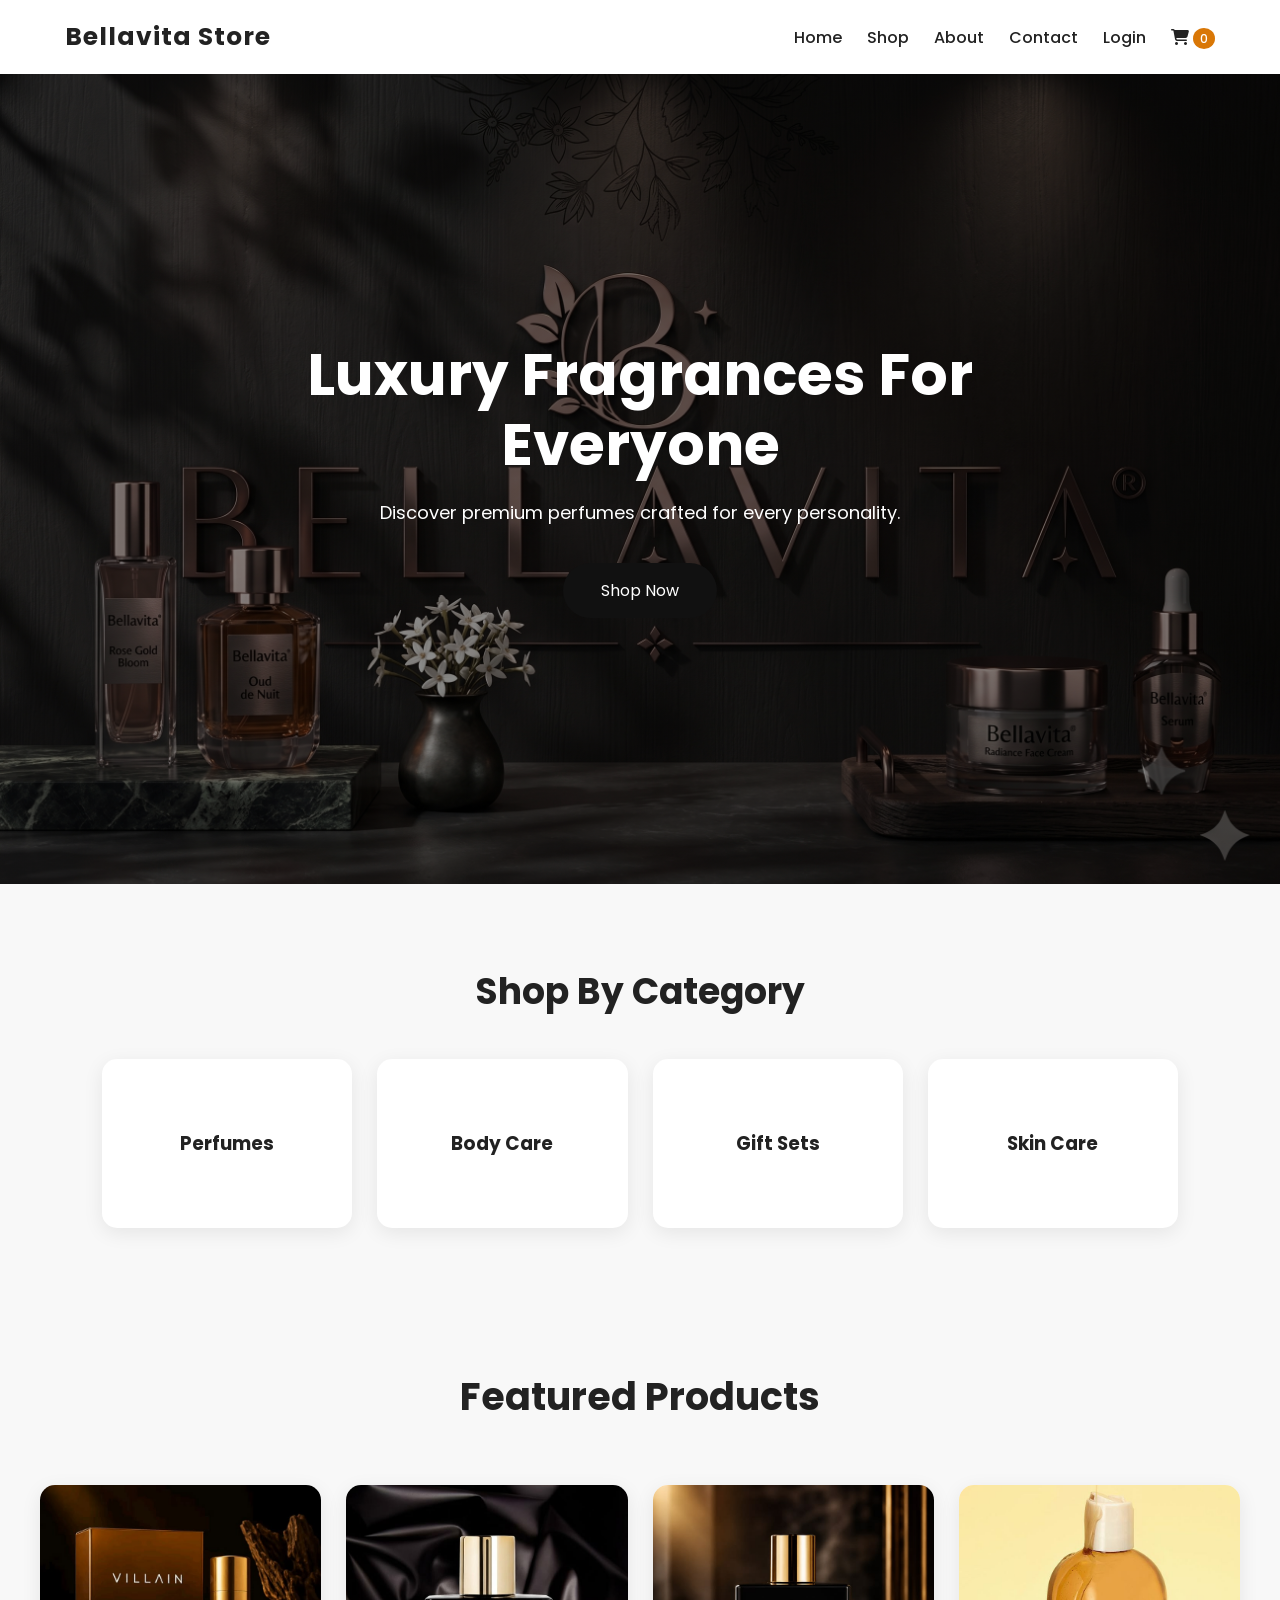
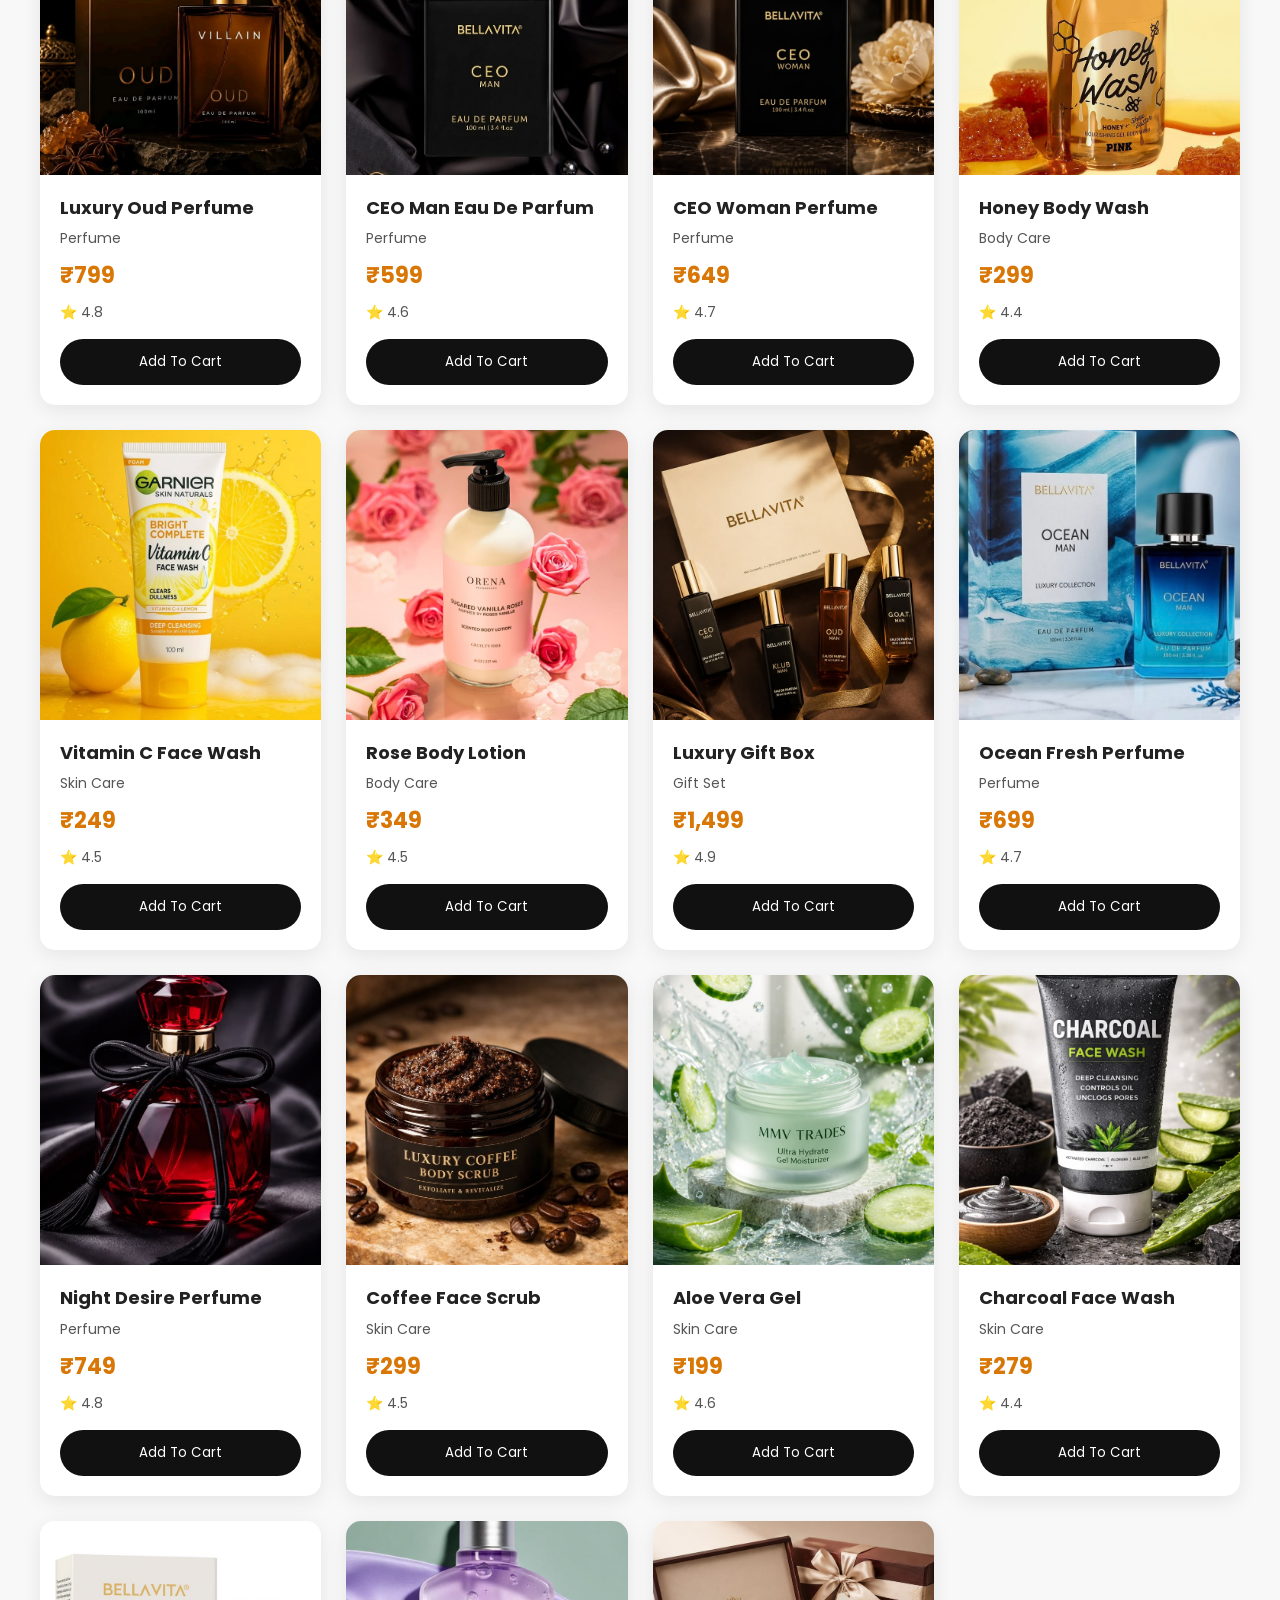
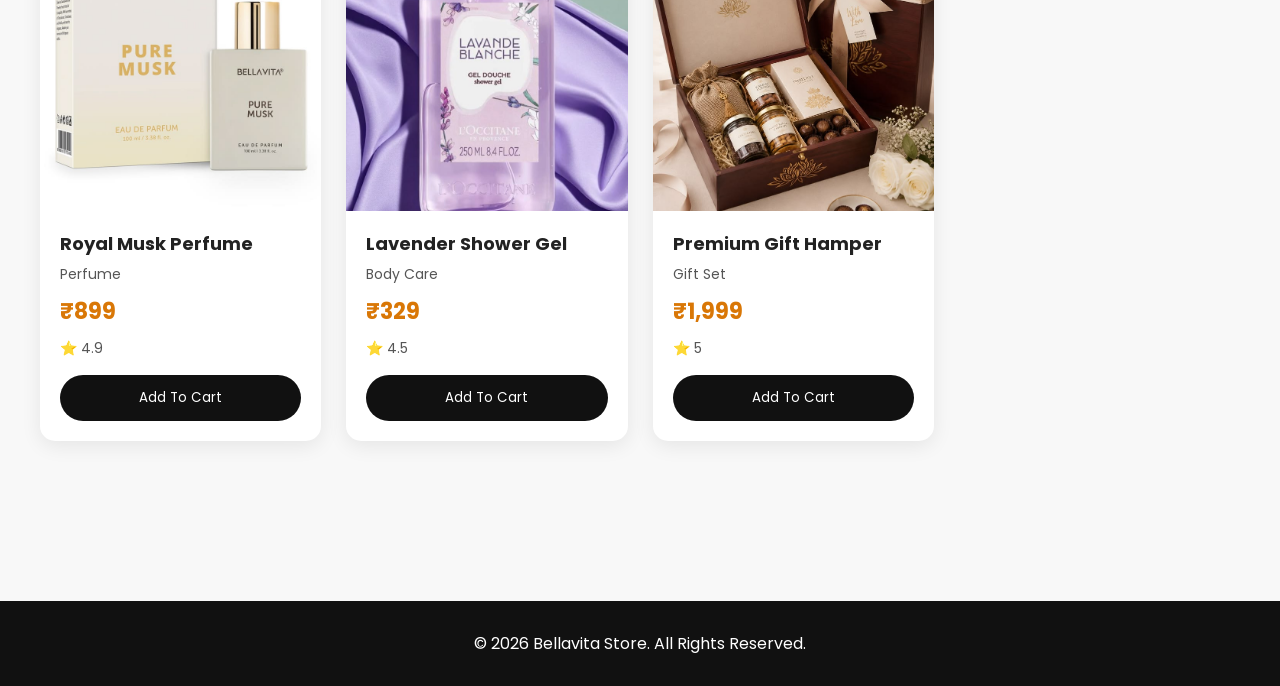
<file: index.html>
<!DOCTYPE html>
<html lang="en">

<head>

<meta charset="UTF-8">
<meta name="viewport" content="width=device-width, initial-scale=1.0">

<title>Bellavita Store</title>

<link rel="stylesheet" href="css/style.css">
<link rel="stylesheet" href="css/responsive.css">

<link rel="preconnect" href="https://fonts.googleapis.com">

<link rel="preconnect" href="https://fonts.gstatic.com" crossorigin>

<link href="https://fonts.googleapis.com/css2?family=Poppins:wght@300;400;500;600;700&display=swap" rel="stylesheet">

<link rel="stylesheet"
href="https://cdnjs.cloudflare.com/ajax/libs/font-awesome/6.6.0/css/all.min.css">

</head>

<body>

<header>

<nav class="navbar">

    <div class="logo">
        <h2>Bellavita Store</h2>
    </div>

    <ul class="nav-links" id="navLinks">

        <li><a href="index.html">Home</a></li>

        <li><a href="shop.html">Shop</a></li>

        <li><a href="about.html">About</a></li>

        <li><a href="contact.html">Contact</a></li>

        <li id="user-area"></li>

        <li>
            <a href="cart.html">
                <i class="fa-solid fa-cart-shopping"></i>
                <span id="cart-count">0</span>
            </a>
        </li>

    </ul>

    <div class="menu-btn" id="menuBtn">
        <i class="fa-solid fa-bars"></i>
    </div>

</nav>

</header>

<section class="hero">

<div class="hero-content">

<h1>Luxury Fragrances For Everyone</h1>

<p>

Discover premium perfumes crafted for every personality.

</p>

<a href="shop.html" class="shopbtn">

Shop Now

</a>

</div>

</section>

<section class="categories">

<h2>Shop By Category</h2>

<div class="category-grid">

<div class="category-card">

<h3>Perfumes</h3>

</div>

<div class="category-card">

<h3>Body Care</h3>

</div>

<div class="category-card">

<h3>Gift Sets</h3>

</div>

<div class="category-card">

<h3>Skin Care</h3>

</div>

</div>

</section>

<section class="products">

<h1>Featured Products</h1> <br>

<div class="product-grid" id="product-grid">

</div>

</section>

<footer>

<p>

© 2026 Bellavita Store. All Rights Reserved.

</p>

</footer>

<script src="js/products.js"></script>

<script src="js/app.js"></script>

</body>

</html>
</file>
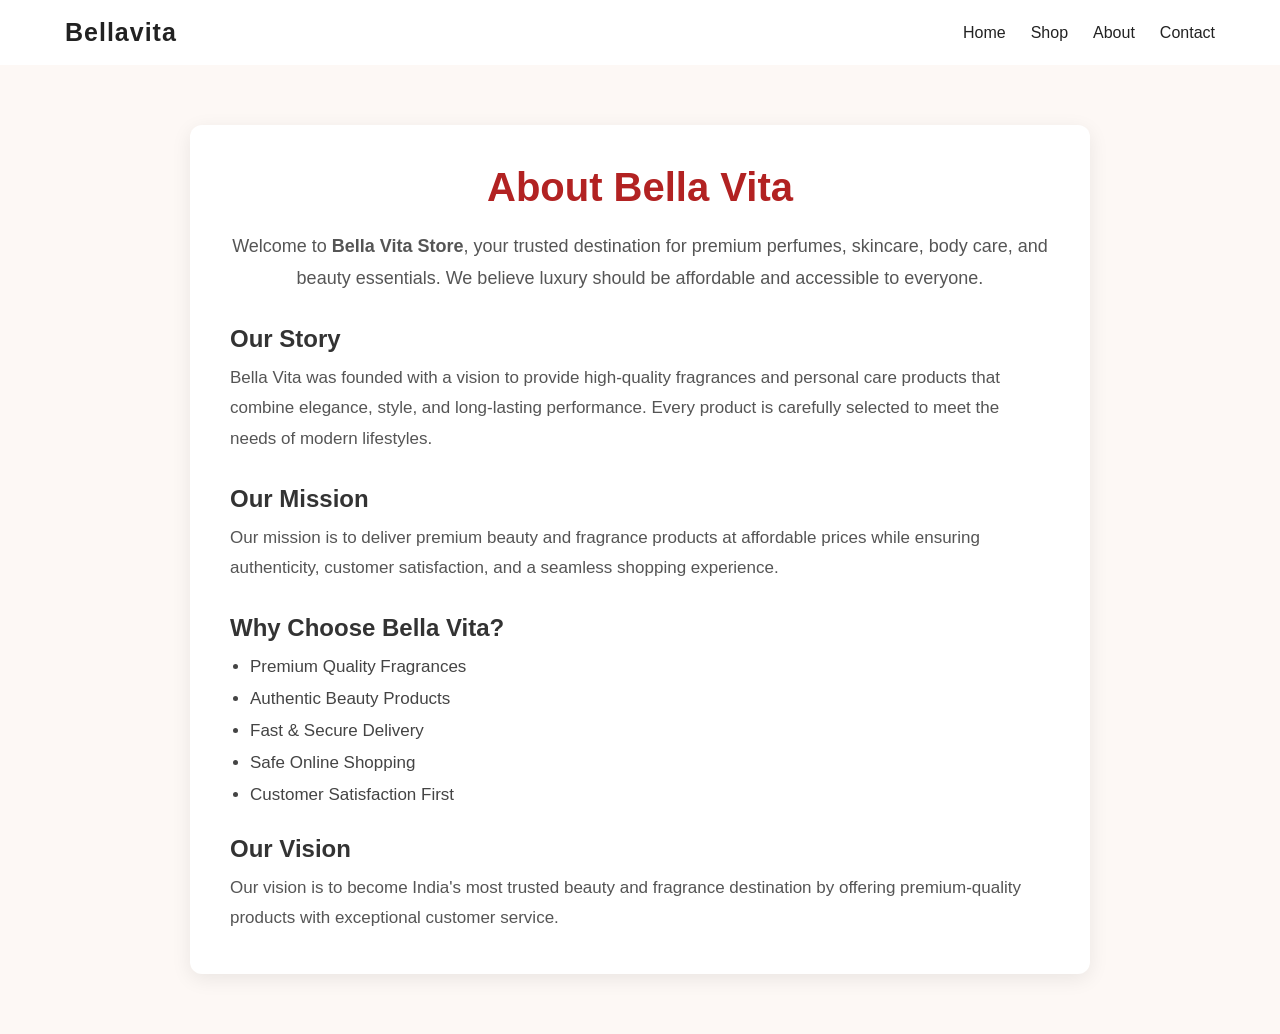
<file: about.html>
<!DOCTYPE html>
<html lang="en">

<head>
    <meta charset="UTF-8">
    <meta name="viewport" content="width=device-width, initial-scale=1.0">
    <title>About | Bella Vita</title>
    <link rel="stylesheet" href="css/style.css">
</head>

<body>

    <!-- Header -->
    <header>

        <nav class="navbar">

            <div class="logo">
                 <h2>Bellavita</h2>
            </div>

            <ul class="nav-links">
                <li><a href="index.html">Home</a></li>
                <li><a href="shop.html">Shop</a></li>
                <li><a href="about.html">About</a></li>
                
                <li><a href="contact.html">Contact</a></li>
            </ul>

        </nav>

    </header>

    <!-- About Section -->
    <section class="about">

        <div class="about-container">

            <h1>About Bella Vita</h1>

            <p class="intro">
                Welcome to <strong>Bella Vita Store</strong>, your trusted destination
                for premium perfumes, skincare, body care, and beauty essentials.
                We believe luxury should be affordable and accessible to everyone.
            </p>

            <h2>Our Story</h2>

            <p>
                Bella Vita was founded with a vision to provide high-quality fragrances
                and personal care products that combine elegance, style, and
                long-lasting performance. Every product is carefully selected to meet
                the needs of modern lifestyles.
            </p>

            <h2>Our Mission</h2>

            <p>
                Our mission is to deliver premium beauty and fragrance products at
                affordable prices while ensuring authenticity, customer satisfaction,
                and a seamless shopping experience.
            </p>

            <h2>Why Choose Bella Vita?</h2>

            <ul>
                <li> Premium Quality Fragrances</li>
                <li> Authentic Beauty Products</li>
                <li> Fast & Secure Delivery</li>
                <li> Safe Online Shopping</li>
                <li> Customer Satisfaction First</li>
            </ul>

            <h2>Our Vision</h2>

            <p>
                Our vision is to become India's most trusted beauty and fragrance
                destination by offering premium-quality products with exceptional
                customer service.
            </p>

        </div>

    </section>

</body>

</html>
</file>
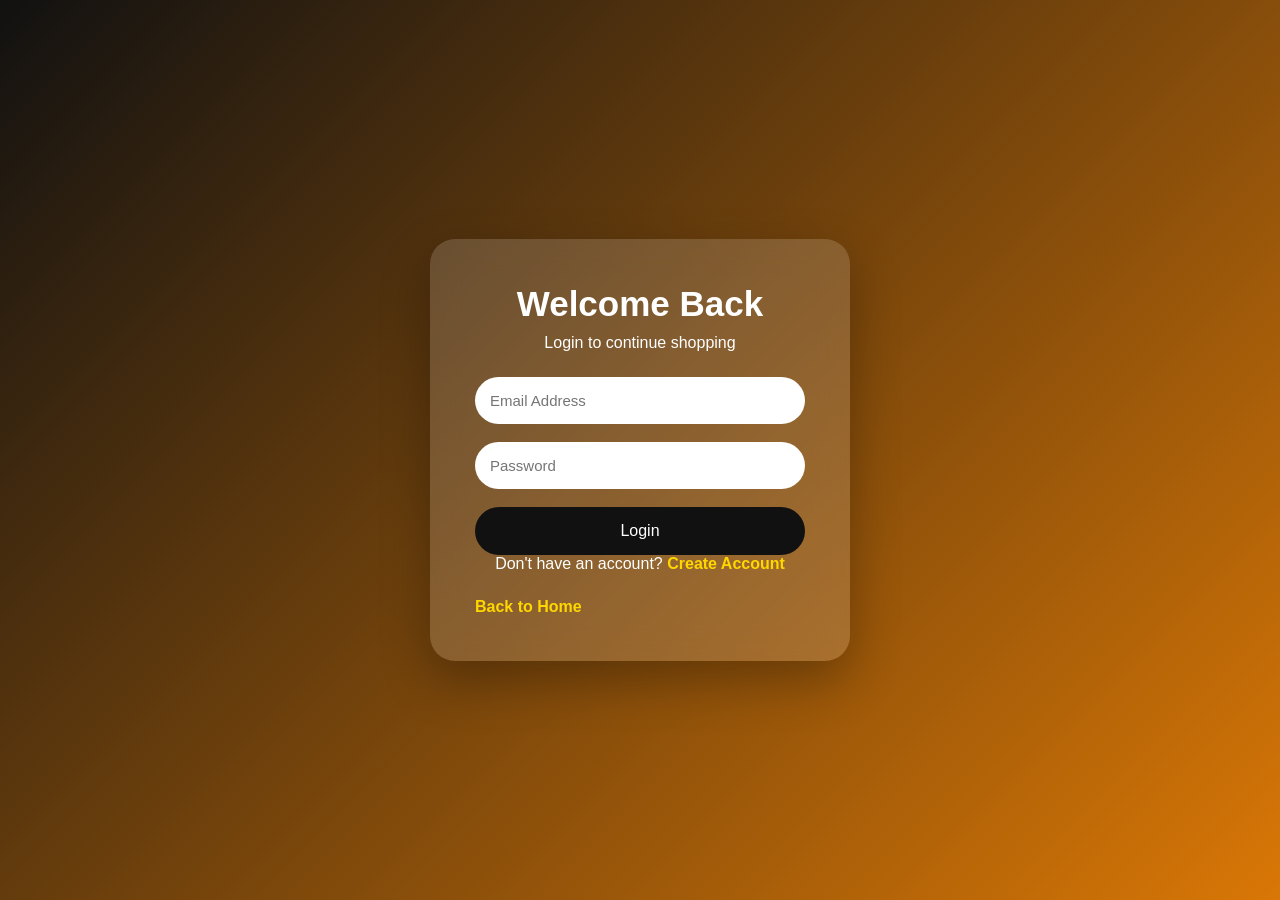
<file: cart.html>
<!DOCTYPE html>
<html lang="en">

<head>

    <meta charset="UTF-8">

    <meta name="viewport"
          content="width=device-width, initial-scale=1.0">

    <title>Bellavita Cart</title>

    <link rel="stylesheet" href="css/style.css">

</head>

<body>


<section class="cart-section">

    <h1>Your Shopping Cart</h1>


    <div class="cart-wrapper">


        <!-- CART PRODUCTS -->

        <div id="cart-container"></div>


        <!-- ORDER SUMMARY -->

        <div class="cart-summary">

            <h2>Order Summary</h2>


            <p>
                Shipping :
                <span>FREE</span>
            </p>


            <hr>


            <h3 id="total-price">
                Total : ₹0
            </h3>


            <a
                href="checkout.html"
                class="btn"
                id="checkout-btn"
            >
                Proceed To Checkout
            </a>


            <a
                href="index.html"
                class="continue-btn"
            >
                Continue Shopping
            </a>

        </div>

    </div>

</section>


</script>


<script src="js/cart.js"></script>


</body>

</html>
</file>
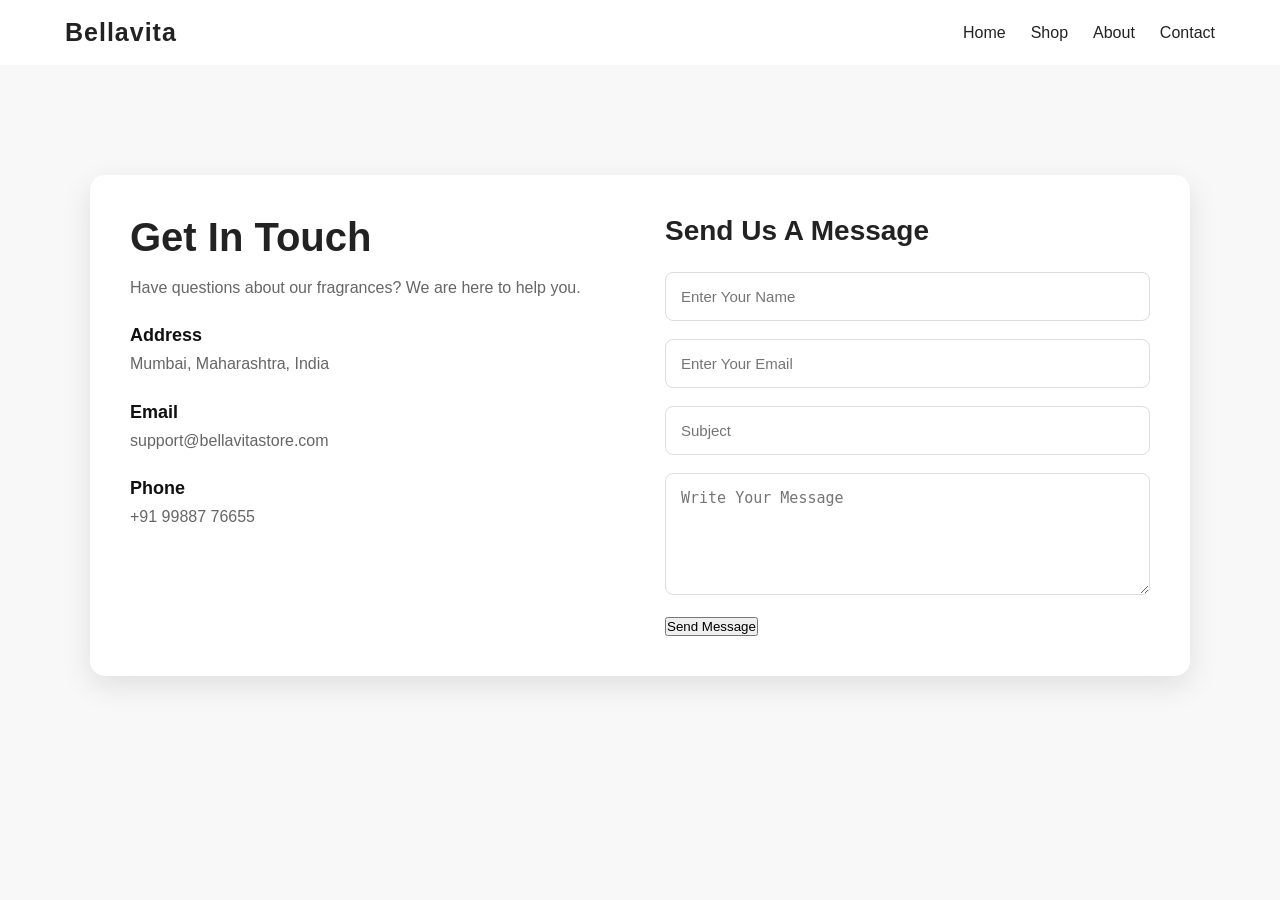
<file: contact.html>
<!DOCTYPE html>
<html>

<head>

<title>Contact Us - Bellavita</title>

<link rel="stylesheet" href="css/style.css">

</head>


<body>


<header>

<nav class="navbar">

<div class="logo">
<h2>Bellavita</h2>
</div>


<ul class="nav-links">

<li><a href="index.html">Home</a></li>
<li><a href="shop.html">Shop</a></li>
<li><a href="about.html">About</a></li>
<li><a href="contact.html">Contact</a></li>

</ul>


</nav>

</header>



<section class="contact-section">


<div class="contact-container">



<div class="contact-info">

<h1>Get In Touch</h1>

<p>
Have questions about our fragrances? 
We are here to help you.
</p>


<div class="info-box">

<h3> Address</h3>
<p>Mumbai, Maharashtra, India</p>

</div>


<div class="info-box">

<h3>Email</h3>
<p>support@bellavitastore.com</p>

</div>



<div class="info-box">

<h3>Phone</h3>
<p>+91 99887 76655</p>

</div>



</div>




<div class="contact-form">


<h2>Send Us A Message</h2>


<form>


<input type="text" placeholder="Enter Your Name" required>


<input type="email" placeholder="Enter Your Email" required>


<input type="text" placeholder="Subject">


<textarea rows="5" placeholder="Write Your Message"></textarea>


<button class="btn">
Send Message
</button>


</form>


</div>



</div>


</section>



</body>

</html>
</file>
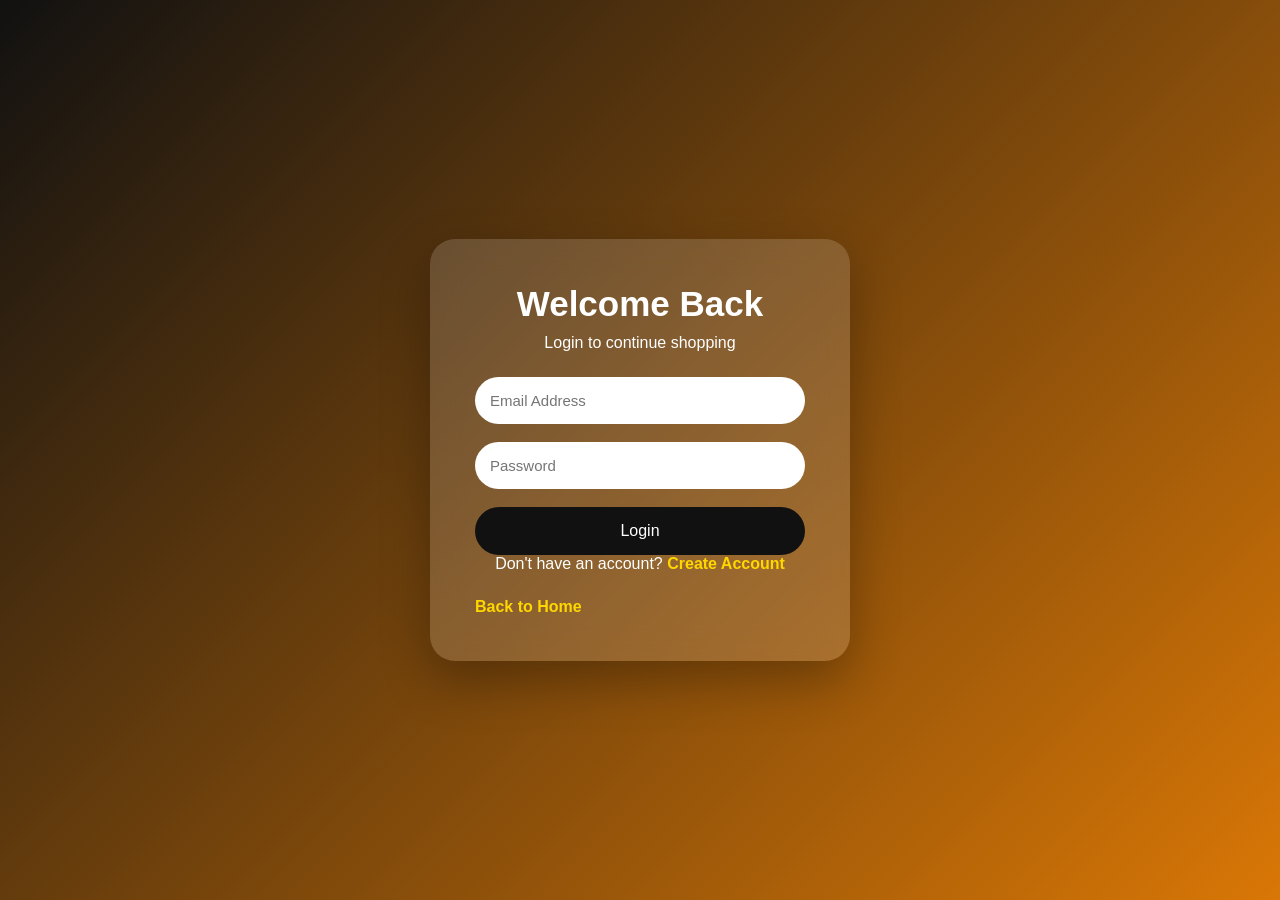
<file: login.html>
<!DOCTYPE html>
<html lang="en">

<head>

<meta charset="UTF-8">
<meta name="viewport" content="width=device-width, initial-scale=1.0">

<title>Login | Bellavita</title>

<link rel="stylesheet" href="css/style.css">

</head>

<body>
   
    


<section class="auth-section">


<div class="auth-box">


<h1>Welcome Back</h1>

<p>Login to continue shopping</p>


<form id="login-form">


<input 
type="email"
id="login-email"
placeholder="Email Address"
required>


<input 
type="password"
id="login-password"
placeholder="Password"
required>


<button class="auth-btn">
Login
</button>


<p>

Don't have an account?

<a href="register.html">
Create Account
</a>

</p>

<a href="index.html">Back to Home</a>
</form>


</div>


</section>


<script src="js/auth.js"></script>

</body>

</html>
</file>
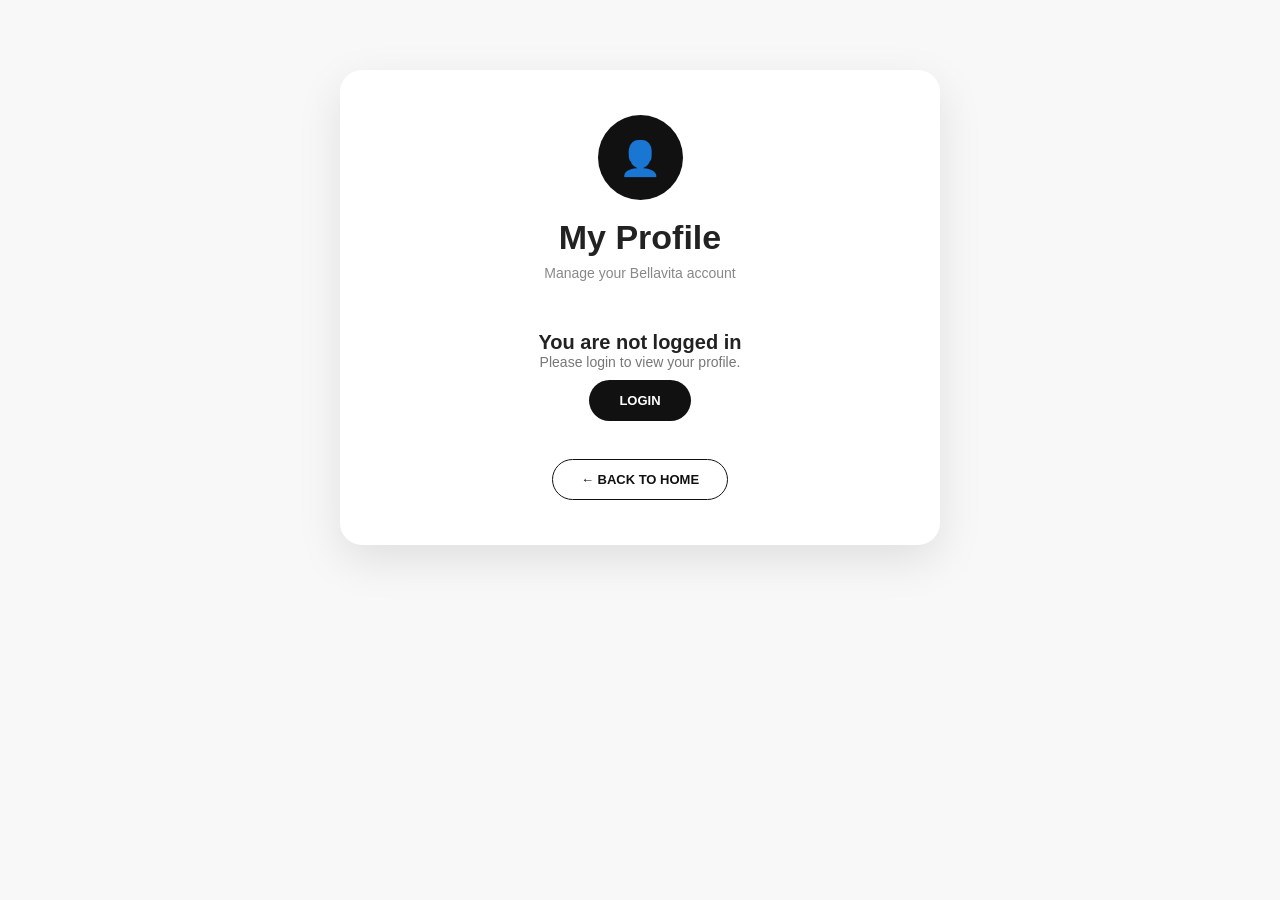
<file: profile.html>
<!DOCTYPE html>
<html lang="en">

<head>

    <meta charset="UTF-8">

    <meta name="viewport"
          content="width=device-width, initial-scale=1.0">

    <title>My Profile - Bellavita</title>

    <link rel="stylesheet" href="css/style.css">

    <link rel="stylesheet" href="css/profile.css">

</head>

<body>

<section class="profile-box">

    <div class="profile-avatar">
        👤
    </div>

    <h1>My Profile</h1>

    <p class="profile-subtitle">
        Manage your Bellavita account
    </p>


    <!-- PROFILE VIEW -->

    <div id="profile-view">

        <div class="profile-info">

            <div class="profile-row">

                <span>Full Name</span>

                <strong id="display-name">
                    -
                </strong>

            </div>


            <div class="profile-row">

                <span>Email Address</span>

                <strong id="display-email">
                    -
                </strong>

            </div>


            <div class="profile-row">

                <span>Mobile Number</span>

                <strong id="display-mobile">
                    Not added
                </strong>

            </div>

        </div>


        <button
            type="button"
            id="edit-profile-btn"
            class="profile-btn"
        >
            EDIT PROFILE
        </button>

    </div>



    <!-- EDIT PROFILE -->

    <div id="profile-edit" class="hidden">

        <form id="profile-form">

            <div class="form-group">

                <label>Full Name</label>

                <input
                    type="text"
                    id="edit-name"
                    required
                >

            </div>


            <div class="form-group">

                <label>Email Address</label>

                <input
                    type="email"
                    id="edit-email"
                    required
                >

            </div>


            <div class="form-group">

                <label>Mobile Number</label>

                <input
                    type="tel"
                    id="edit-mobile"
                    maxlength="10"
                    placeholder="10-digit mobile number"
                >

            </div>


            <div class="edit-buttons">

                <button
                    type="submit"
                    class="profile-btn"
                >
                    UPDATE PROFILE
                </button>


                <button
                    type="button"
                    id="cancel-edit"
                    class="cancel-btn"
                >
                    CANCEL
                </button>

            </div>

        </form>

    </div>


    <p id="profile-message"></p>

    <a href="index.html" class="home-btn">
    ← BACK TO HOME
</a>


</section>


<script>

const currentUser =
    JSON.parse(localStorage.getItem("currentUser"));

const profileView =
    document.getElementById("profile-view");

const profileEdit =
    document.getElementById("profile-edit");

const profileMessage =
    document.getElementById("profile-message");


// =========================================
// CHECK LOGIN
// =========================================

if (!currentUser) {

    profileView.innerHTML = `

        <div class="not-logged-in">

            <h2>You are not logged in</h2>

            <p>
                Please login to view your profile.
            </p>

            <a href="login.html">
                LOGIN
            </a>

        </div>

    `;

} else {

    loadProfile();

}


// =========================================
// LOAD PROFILE
// =========================================

function loadProfile() {

    document.getElementById("display-name")
        .textContent =
        currentUser.name || "-";


    document.getElementById("display-email")
        .textContent =
        currentUser.email || "-";


    document.getElementById("display-mobile")
        .textContent =
        currentUser.mobile || "Not added";

}


// =========================================
// EDIT BUTTON
// =========================================

document
    .getElementById("edit-profile-btn")
    .addEventListener("click", function () {

        document.getElementById("edit-name").value =
            currentUser.name || "";

        document.getElementById("edit-email").value =
            currentUser.email || "";

        document.getElementById("edit-mobile").value =
            currentUser.mobile || "";


        profileView.classList.add("hidden");

        profileEdit.classList.remove("hidden");

        profileMessage.textContent = "";

    });


// =========================================
// CANCEL
// =========================================

document
    .getElementById("cancel-edit")
    .addEventListener("click", function () {

        profileEdit.classList.add("hidden");

        profileView.classList.remove("hidden");

        profileMessage.textContent = "";

    });


// =========================================
// UPDATE PROFILE
// =========================================

document
    .getElementById("profile-form")
    .addEventListener("submit", function (e) {

        e.preventDefault();


        const newName =
            document.getElementById("edit-name")
            .value.trim();

        const newEmail =
            document.getElementById("edit-email")
            .value.trim();

        const newMobile =
            document.getElementById("edit-mobile")
            .value.trim();


        // Name validation

        if (newName.length < 2) {

            alert("Please enter a valid name.");

            return;

        }


        // Email validation

        if (
            !/^[^\s@]+@[^\s@]+\.[^\s@]+$/
            .test(newEmail)
        ) {

            alert("Please enter a valid email.");

            return;

        }


        // Mobile validation

        if (
            newMobile &&
            !/^[6-9]\d{9}$/.test(newMobile)
        ) {

            alert(
                "Please enter a valid 10-digit mobile number."
            );

            return;

        }


        // Update object

        currentUser.name =
            newName;

        currentUser.email =
            newEmail;

        currentUser.mobile =
            newMobile;


        // Save updated user

        localStorage.setItem(
            "currentUser",
            JSON.stringify(currentUser)
        );


        // Also update registered user

        localStorage.setItem(
            "user",
            JSON.stringify(currentUser)
        );


        // Refresh display

        loadProfile();


        // Switch back to view

        profileEdit.classList.add("hidden");

        profileView.classList.remove("hidden");


        // Success message

        profileMessage.textContent =
            "✓ Profile updated successfully";


        profileMessage.className =
            "success-message";


        setTimeout(function () {

            profileMessage.textContent = "";

        }, 3000);

    });


// =========================================
// MOBILE ONLY NUMBERS
// =========================================

document
    .getElementById("edit-mobile")
    .addEventListener("input", function () {

        this.value =
            this.value.replace(/\D/g, "");

    });

</script>

</body>

</html>
</file>
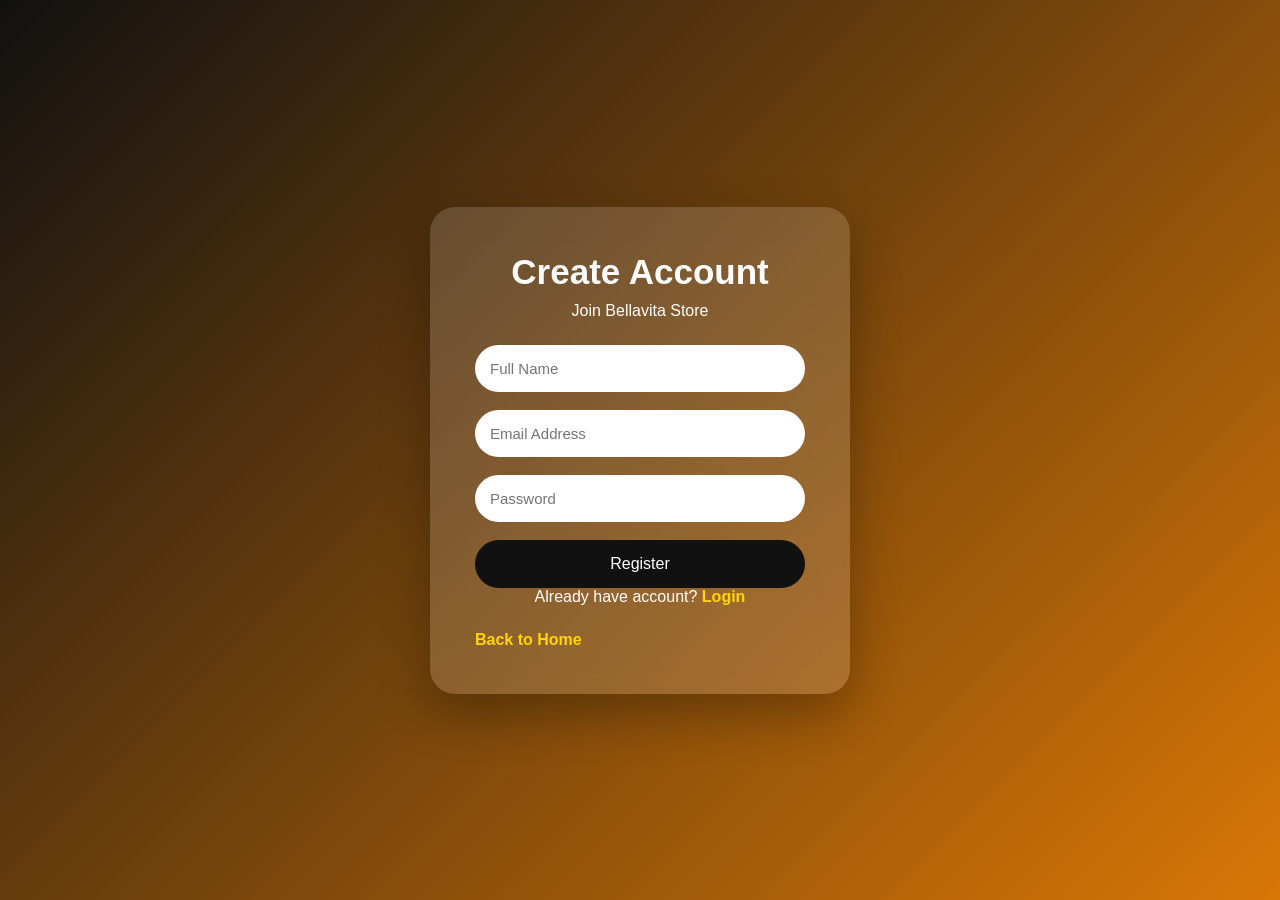
<file: register.html>
<!DOCTYPE html>
<html lang="en">

<head>

<meta charset="UTF-8">

<meta name="viewport" content="width=device-width, initial-scale=1.0">


<title>Register | Bellavita</title>


<link rel="stylesheet" href="css/style.css">


</head>


<body>
    


<section class="auth-section">


<div class="auth-box">


<h1>Create Account</h1>


<p>Join Bellavita Store</p>



<form id="register-form">


<input
type="text"
id="name"
placeholder="Full Name"
required>



<input
type="email"
id="register-email"
placeholder="Email Address"
required>



<input
type="password"
id="register-password"
placeholder="Password"
required>



<button class="auth-btn">

Register

</button>



<p>

Already have account?

<a href="login.html">
Login
</a>


</p>

<a href="index.html">Back to Home</a>


</form>


</div>


</section>



<script src="js/auth.js"></script>


</body>

</html>
</file>
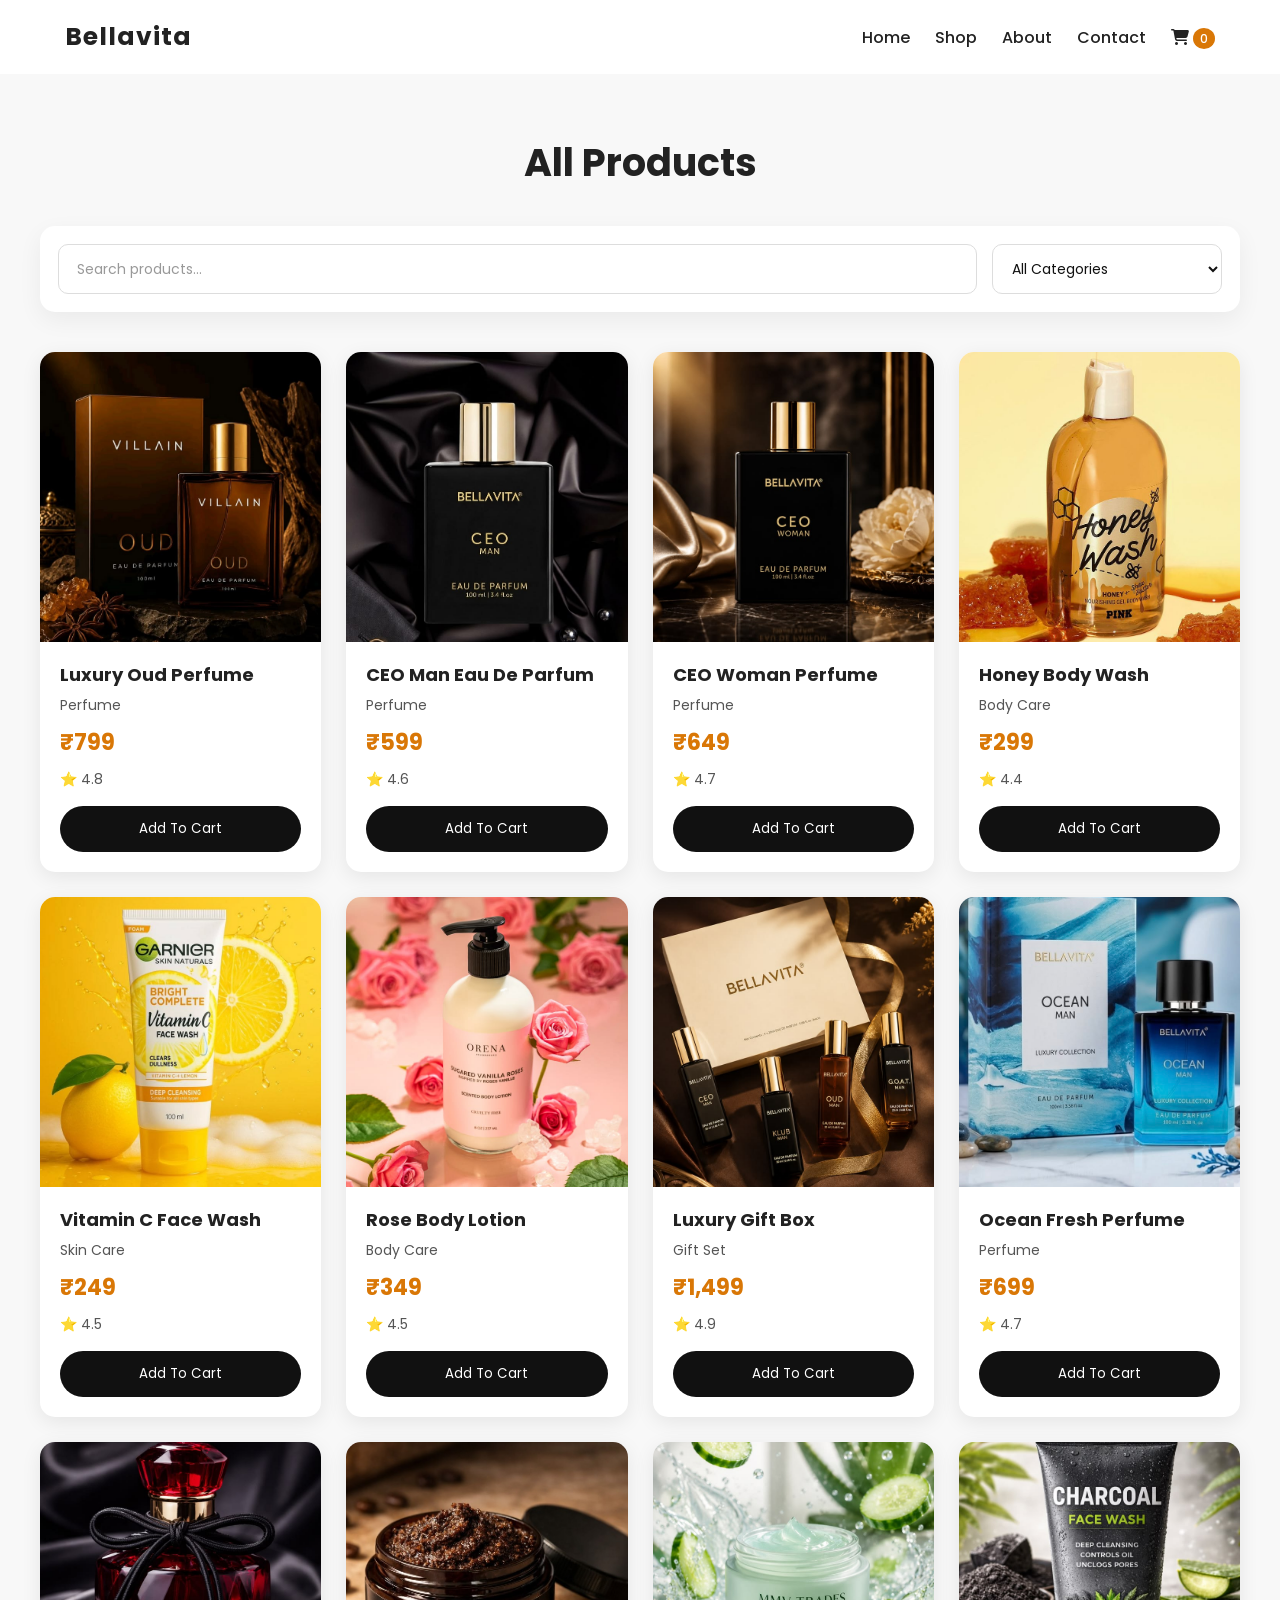
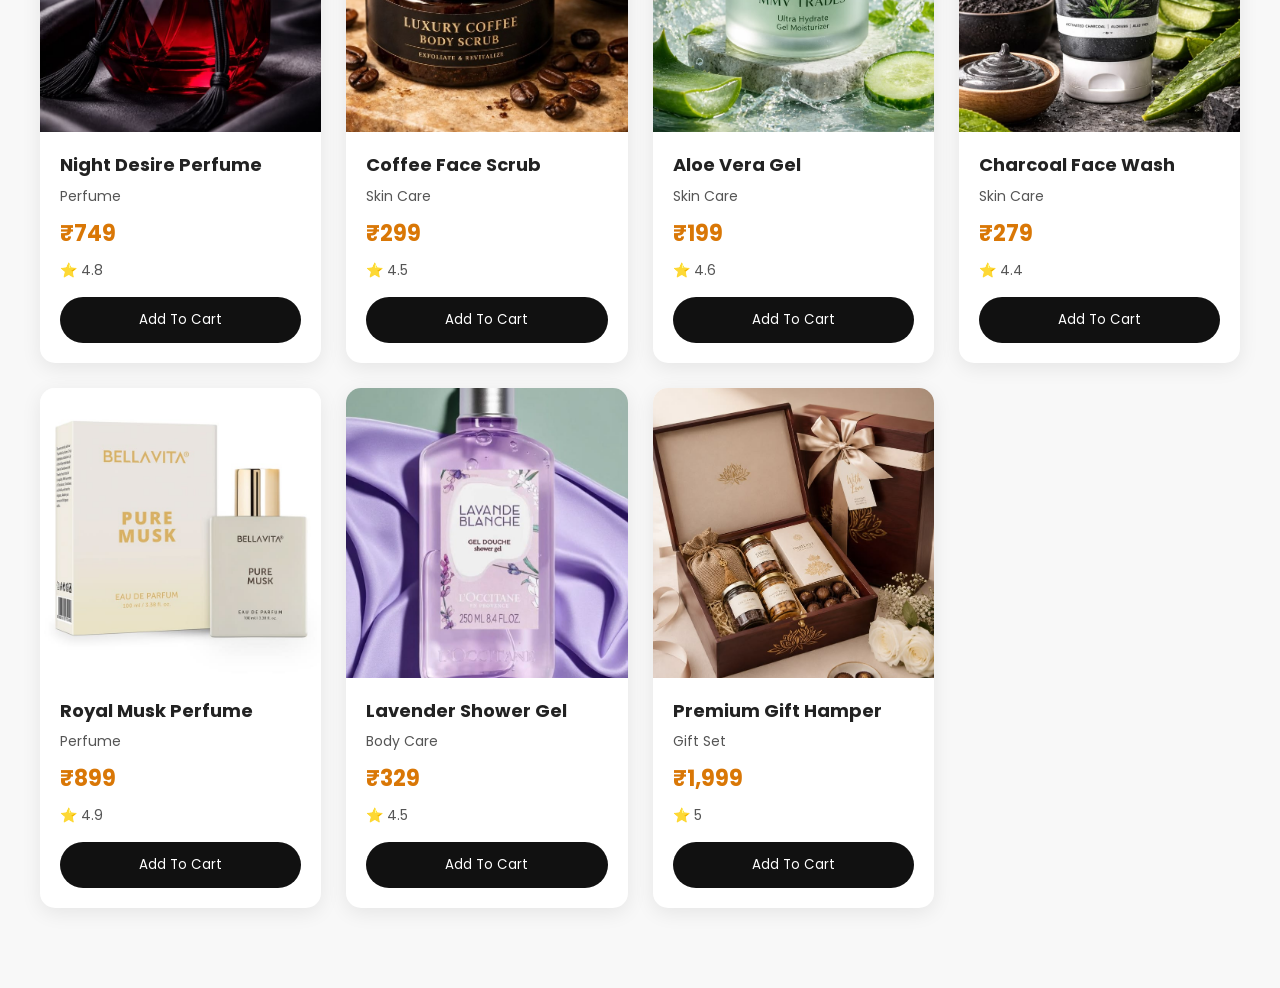
<file: shop.html>
<!DOCTYPE html>
<html lang="en">

<head>

    <meta charset="UTF-8">
    <meta name="viewport" content="width=device-width, initial-scale=1.0">

    <title>Shop - Bellavita Store</title>

    <link rel="stylesheet" href="css/style.css">
    <link href="https://fonts.googleapis.com/css2?family=Poppins:wght@300;400;500;600;700&display=swap" rel="stylesheet">
    <link rel="stylesheet"
href="https://cdnjs.cloudflare.com/ajax/libs/font-awesome/6.6.0/css/all.min.css">

</head>

<body>


    <!-- =========================================
     HEADER
========================================= -->

    <header>

        <nav class="navbar">

            <div class="logo">
                <h2>Bellavita</h2>
            </div>


            <ul class="nav-links">

                <li>
                    <a href="index.html">Home</a>
                </li>

                <li><a href="shop.html">Shop</a></li>

                <li>
                    <a href="about.html">About</a>
                </li>

                <li>
                    <a href="contact.html">Contact</a>
                </li>

                <li>
                    <a href="cart.html">
                        <i class="fa-solid fa-cart-shopping"></i>
                        <span id="cart-count">0</span>
                    </a>
                </li>



            </ul>

        </nav>

    </header>



    <!-- =========================================
     PRODUCTS
========================================= -->

    <section class="products">

        <h1>All Products</h1>


        <!-- SEARCH & FILTER -->

        <div class="filter">

            <input type="text" id="search" placeholder="Search products..." autocomplete="off">


            <select id="category">

                <option value="all">
                    All Categories
                </option>

                <option value="Perfume">
                    Perfume
                </option>

                <option value="Skin Care">
                    Skin Care
                </option>

                <option value="Body Care">
                    Body Care
                </option>

                <option value="Gift Set">
                    Gift Set
                </option>

            </select>

        </div>


        <!-- PRODUCT GRID -->

        <div class="product-grid" id="product-grid">

        </div>


        <!-- NO PRODUCTS MESSAGE -->

        <div id="no-products" class="no-products" style="display:none;">

            <h2>No products found</h2>

            <p>
                Try a different search or category.
            </p>

        </div>

    </section>



    <!-- =========================================
     JAVASCRIPT
========================================= -->

    <script src="js/products.js"></script>

    <script src="js/shop.js"></script>


</body>

</html>
</file>
<file: css/style.css>
* {
    margin: 0;
    padding: 0;
    box-sizing: border-box;
}

html {
    scroll-behavior: smooth;
}

body {
    font-family: 'Poppins', sans-serif;
    background: #f8f8f8;
    color: #222;
}


/* =========================================
   NAVBAR
========================================= */

header {
    background: #fff;
    width: 100%;
}

.navbar {
    max-width: 1200px;
    margin: auto;
    padding: 18px 25px;

    display: flex;
    justify-content: space-between;
    align-items: center;
}

.logo h2 {
    font-size: 25px;
    letter-spacing: 1px;
}

.nav-links {
    display: flex;
    align-items: center;
    gap: 25px;
    list-style: none;
}

.nav-links li {
    list-style: none;
}

.nav-links a {
    text-decoration: none;
    color: #222;
    font-weight: 500;
    transition: 0.3s;
}

.nav-links a:hover,
.nav-links a.active {
    color: #d97706;
}

.menu-btn {
    display: none;
    font-size: 28px;
    cursor: pointer;
}

#cart-count {
    background: #d97706;
    color: #fff;
    border-radius: 50%;
    padding: 2px 7px;
    font-size: 12px;
}


/* =========================================
   HERO
========================================= */

.hero {
    width: 100%;
    min-height: 90vh;

    background:
        linear-gradient(
            rgba(0, 0, 0, 0.45),
            rgba(0, 0, 0, 0.45)
        ),
        url("../images/bellavita logo.png");

    background-position: center center;
    background-size: cover;
    background-repeat: no-repeat;

    display: flex;
    justify-content: center;
    align-items: center;

    text-align: center;
    color: white;

    padding: 40px 20px;
}

.hero-content {
    width: 90%;
    max-width: 700px;
}

.hero h1 {
    font-size: 58px;
    line-height: 1.2;
    margin-bottom: 20px;
}

.hero p {
    font-size: 18px;
    line-height: 1.6;
    margin-bottom: 35px;
}

.shopbtn {
    display: inline-block;

    background: #111;
    color: white;

    padding: 15px 38px;

    text-decoration: none;

    border-radius: 40px;

    transition: 0.3s;
}

.shopbtn:hover {
    background: #d97706;
}


/* =========================================
   CATEGORIES
========================================= */

.categories {
    padding: 80px 8%;
}

.categories h2 {
    text-align: center;
    margin-bottom: 40px;
    font-size: 36px;
}

.category-grid {
    display: grid;
    grid-template-columns:
        repeat(auto-fit, minmax(230px, 1fr));
    gap: 25px;
}

.category-card {
    background: white;

    padding: 70px 20px;

    text-align: center;

    border-radius: 15px;

    box-shadow:
        0 5px 20px rgba(0, 0, 0, 0.08);

    transition: 0.3s;
}

.category-card:hover {
    transform: translateY(-10px);
}


/* =========================================
   PRODUCTS
========================================= */

.products {
    max-width: 1250px;
    margin: auto;

    padding: 60px 25px 80px;
}

.products > h1 {
    text-align: center;
    margin-bottom: 35px;
    font-size: 38px;
}


/* =========================================
   SHOP SEARCH + FILTER
========================================= */

.filter {
    width: 100%;

    display: grid;

    grid-template-columns: 1fr 230px;

    gap: 15px;

    margin: 0 auto 40px;

    padding: 18px;

    background: #fff;

    border-radius: 15px;

    box-shadow:
        0 8px 25px rgba(0, 0, 0, 0.06);
}

.filter input {
    width: 100%;
    height: 50px;

    padding: 0 18px;

    border: 1px solid #ddd;

    border-radius: 10px;

    background: #fff;
    color: #111;

    font-family: inherit;
    font-size: 14px;

    outline: none;
    transition: 0.3s;
}

.filter input::placeholder {
    color: #999;
}

.filter input:hover {
    border-color: #aaa;
}

.filter input:focus {
    border-color: #111;

    box-shadow:
        0 0 0 3px rgba(0, 0, 0, 0.06);
}

.filter select {
    width: 100%;
    height: 50px;

    padding: 0 15px;

    border: 1px solid #ddd;

    border-radius: 10px;

    background: #fff;
    color: #111;

    font-family: inherit;
    font-size: 14px;

    outline: none;
    cursor: pointer;

    transition: 0.3s;
}

.filter select:hover {
    border-color: #aaa;
}

.filter select:focus {
    border-color: #111;

    box-shadow:
        0 0 0 3px rgba(0, 0, 0, 0.06);
}


/* =========================================
   PRODUCT GRID
========================================= */

.product-grid {
    display: grid;

    grid-template-columns:
        repeat(4, minmax(0, 1fr));

    gap: 25px;

    width: 100%;
}


/* =========================================
   PRODUCT CARD
========================================= */

.product-card {
    background: white;

    border-radius: 15px;

    overflow: hidden;

    box-shadow:
        0 5px 20px rgba(0, 0, 0, 0.08);

    transition:
        transform 0.3s ease,
        box-shadow 0.3s ease;
}

.product-card:hover {
    transform: translateY(-7px);

    box-shadow:
        0 15px 35px rgba(0, 0, 0, 0.12);
}

.product-card img {
    display: block;

    width: 100%;
    height: 290px;

    object-fit: cover;
}

.product-info {
    padding: 20px;
}

.product-info h3 {
    margin-bottom: 8px;
    font-size: 18px;
    line-height: 1.4;
}

.product-info p {
    margin: 6px 0;
    color: #555;
    font-size: 14px;
}

.price {
    color: #d97706;

    font-size: 22px;
    font-weight: bold;

    margin: 10px 0;
}

.product-info button {
    width: 100%;

    margin-top: 10px;

    padding: 13px;

    border: none;

    border-radius: 30px;

    background: #111;
    color: white;

    cursor: pointer;

    font-family: inherit;

    transition: 0.3s;
}

.product-info button:hover {
    background: #d97706;
    transform: translateY(-1px);
}


/* =========================================
   NO PRODUCTS
========================================= */

.no-products {
    text-align: center;

    padding: 60px 20px;

    background: #fff;

    border-radius: 15px;

    margin-top: 30px;

    box-shadow:
        0 8px 25px rgba(0, 0, 0, 0.06);
}

.no-products h2 {
    margin-bottom: 10px;
}

.no-products p {
    color: #777;
}


/* =========================================
   QUANTITY
========================================= */

.quantity {
    display: flex;

    align-items: center;

    gap: 15px;

    margin: 15px 0;
}

.quantity button {
    width: 35px;
    height: 35px;

    border: none;

    background: #111;

    color: white;

    border-radius: 50%;

    cursor: pointer;
}

.quantity span {
    font-size: 18px;
    font-weight: bold;
}


/* =========================================
   AUTHENTICATION
========================================= */

.auth-section {
    min-height: 100vh;

    display: flex;

    justify-content: center;

    align-items: center;

    background:
        linear-gradient(
            135deg,
            #111,
            #d97706
        );

    padding: 20px;
}

.auth-box {
    width: 100%;
    max-width: 420px;

    background: rgba(255, 255, 255, 0.15);

    backdrop-filter: blur(15px);

    padding: 45px;

    border-radius: 25px;

    box-shadow:
        0 20px 50px rgba(0, 0, 0, 0.3);

    color: white;
}

.auth-box h1 {
    text-align: center;
    font-size: 35px;
    margin-bottom: 10px;
}

.auth-box p {
    text-align: center;
    margin-bottom: 25px;
}

.auth-box input {
    width: 100%;

    padding: 15px;

    margin-bottom: 18px;

    border: none;
    outline: none;

    border-radius: 30px;

    font-size: 15px;
}

.auth-btn {
    width: 100%;

    padding: 15px;

    border: none;

    border-radius: 30px;

    background: #111;
    color: white;

    font-size: 16px;

    cursor: pointer;

    transition: 0.3s;
}

.auth-btn:hover {
    background: white;
    color: #111;
}

.auth-box a {
    color: #ffd700;
    text-decoration: none;
    font-weight: 600;
}


/* =========================================
   PROFILE DROPDOWN
========================================= */

.profile-dropdown {
    position: relative;
}

.profile-btn {
    background: none;

    border: none;

    cursor: pointer;

    font-size: 16px;
    font-weight: 500;

    color: #333;

    display: flex;

    align-items: center;

    gap: 8px;
}

.dropdown-menu {
    position: absolute;

    right: 0;
    top: 45px;

    width: 170px;

    background: white;

    border-radius: 12px;

    box-shadow:
        0 10px 30px rgba(0, 0, 0, 0.15);

    display: none;

    overflow: hidden;

    z-index: 1000;
}

.dropdown-menu a {
    display: block;

    padding: 14px 18px;

    text-decoration: none;

    color: #333;

    transition: 0.3s;
}

.dropdown-menu a:hover {
    background: #f5f5f5;
    color: #d97706;
}

.dropdown-menu.show {
    display: block;
}


/* =========================================
   ABOUT
========================================= */

.about {
    padding: 60px 10%;

    background: #fdf8f5;

    font-family: Arial, sans-serif;
}

.about-container {
    max-width: 900px;

    margin: auto;

    background: #fff;

    padding: 40px;

    border-radius: 12px;

    box-shadow:
        0 5px 20px rgba(0, 0, 0, 0.08);
}

.about h1 {
    text-align: center;

    color: #b22222;

    font-size: 40px;

    margin-bottom: 20px;
}

.about h2 {
    color: #333;

    margin-top: 30px;
    margin-bottom: 10px;
}

.about p {
    color: #555;

    font-size: 17px;
    line-height: 1.8;
}

.about .intro {
    text-align: center;

    font-size: 18px;

    margin-bottom: 30px;
}

.about ul {
    margin-top: 15px;
    padding-left: 20px;
}

.about ul li {
    margin: 12px 0;

    font-size: 17px;

    color: #444;
}


/* =========================================
   CONTACT
========================================= */

.contact-section {
    min-height: 80vh;

    display: flex;

    justify-content: center;
    align-items: center;

    padding: 50px 20px;

    background: #f8f8f8;
}

.contact-container {
    width: 90%;

    max-width: 1100px;

    display: flex;

    gap: 50px;

    background: white;

    padding: 40px;

    border-radius: 15px;

    box-shadow:
        0 10px 30px rgba(0, 0, 0, 0.1);
}

.contact-info {
    flex: 1;
}

.contact-info h1 {
    font-size: 40px;

    margin-bottom: 15px;

    color: #222;
}

.contact-info p {
    color: #666;
    line-height: 1.6;
}

.info-box {
    margin-top: 25px;
}

.info-box h3 {
    font-size: 18px;

    color: #111;

    margin-bottom: 5px;
}

.contact-form {
    flex: 1;
}

.contact-form h2 {
    margin-bottom: 25px;
    font-size: 28px;
}

.contact-form input,
.contact-form textarea {
    width: 100%;

    padding: 15px;

    margin-bottom: 18px;

    border: 1px solid #ddd;

    border-radius: 8px;

    font-size: 15px;

    outline: none;
}

.contact-form input:focus,
.contact-form textarea:focus {
    border-color: #c89b3c;
}


/* =========================================
   CART
========================================= */

.cart-section {
    max-width: 1200px;

    margin: 40px auto;

    padding: 20px;
}

.cart-section h1 {
    text-align: center;

    margin-bottom: 40px;

    font-size: 38px;
}

.cart-wrapper {
    display: grid;

    grid-template-columns: 2fr 1fr;

    gap: 30px;
}

#cart-container {
    display: flex;

    flex-direction: column;

    gap: 20px;
}

.cart-item {
    display: flex;

    align-items: center;

    gap: 25px;

    background: #fff;

    padding: 20px;

    border-radius: 15px;

    box-shadow:
        0 10px 30px rgba(0, 0, 0, 0.08);
}

.cart-item img {
    width: 120px;
    height: 120px;

    object-fit: cover;

    border-radius: 12px;
}

.cart-item h3 {
    margin-bottom: 10px;
}

.cart-item p {
    margin: 6px 0;
}

.cart-summary {
    background: #fff;

    padding: 30px;

    border-radius: 15px;

    box-shadow:
        0 10px 30px rgba(0, 0, 0, 0.08);

    position: sticky;

    top: 100px;

    height: fit-content;
}

.cart-summary h2 {
    margin-bottom: 20px;
}

.cart-summary h3 {
    margin: 20px 0;

    color: #d97706;

    font-size: 28px;
}

.cart-summary p {
    display: flex;

    justify-content: space-between;

    margin: 12px 0;
}

.cart-summary .btn {
    width: 100%;
    text-align: center;
    margin-top: 15px;
}

.continue-btn {
    display: block;

    margin-top: 15px;

    text-align: center;

    padding: 14px;

    border: 2px solid #111;

    border-radius: 40px;

    color: #111;

    text-decoration: none;

    transition: 0.3s;
}

.continue-btn:hover {
    background: #111;
    color: white;
}


/* =========================================
   CART QUANTITY
========================================= */

.cart-item-details {
    flex: 1;
}

.quantity-box {
    display: flex;

    align-items: center;

    gap: 14px;

    margin: 15px 0;
}

.quantity-box button {
    width: 32px;
    height: 32px;

    border: 1px solid #ddd;

    background: #fff;

    border-radius: 50%;

    font-size: 18px;

    cursor: pointer;

    transition: 0.2s;
}

.quantity-box button:hover {
    background: #111;

    color: #fff;

    border-color: #111;
}

.quantity-box span {
    min-width: 20px;

    text-align: center;

    font-weight: 600;
}

.cart-price {
    color: #555;
}

.item-total {
    font-size: 13px;
    color: #777;
}

.item-total strong {
    color: #111;
}

.remove-btn {
    border: none;

    background: transparent;

    color: #c62828;

    padding: 0;

    cursor: pointer;

    font-size: 13px;
}

.remove-btn:hover {
    text-decoration: underline;
}


/* =========================================
   EMPTY CART
========================================= */

.empty-cart {
    text-align: center;

    padding: 60px 20px;

    background: #fff;

    border-radius: 15px;

    box-shadow:
        0 10px 30px rgba(0, 0, 0, 0.06);
}

.empty-cart h2 {
    margin-bottom: 10px;
}

.empty-cart p {
    color: #777;
    margin-bottom: 20px;
}

.empty-cart a {
    display: inline-block;

    padding: 12px 25px;

    border-radius: 30px;

    background: #111;
    color: #fff;

    text-decoration: none;

    font-size: 13px;
}


/* =========================================
   CHECKOUT
========================================= */

.checkout-section {
    max-width: 1250px;

    margin: 0 auto;

    padding: 50px 25px 80px;
}

.checkout-header {
    text-align: center;

    margin-bottom: 45px;
}

.checkout-brand {
    font-size: 14px;

    font-weight: 700;

    letter-spacing: 5px;

    margin-bottom: 12px;
}

.checkout-header h1 {
    font-size: 42px;
    margin-bottom: 8px;
}

.checkout-header > p:last-child {
    color: #777;
    font-size: 15px;
}

.checkout-wrapper {
    display: grid;

    grid-template-columns: 1.6fr 1fr;

    gap: 30px;

    align-items: start;
}

.checkout-left {
    display: flex;

    flex-direction: column;

    gap: 25px;
}

.checkout-card {
    background: #fff;

    padding: 32px;

    border-radius: 18px;

    box-shadow:
        0 12px 35px rgba(0, 0, 0, 0.07);
}

.card-title {
    display: flex;

    align-items: flex-start;

    gap: 16px;

    margin-bottom: 30px;
}

.card-title > span {
    width: 38px;
    height: 38px;

    min-width: 38px;

    display: flex;

    align-items: center;
    justify-content: center;

    background: #111;
    color: #fff;

    border-radius: 50%;

    font-size: 13px;
    font-weight: 600;
}

.card-title h2 {
    margin: 0 0 5px;
    font-size: 22px;
}

.card-title p {
    margin: 0;

    color: #888;

    font-size: 13px;
}


/* =========================================
   CHECKOUT FORM
========================================= */

.form-row {
    display: grid;

    grid-template-columns:
        repeat(2, 1fr);

    gap: 18px;
}

.form-group {
    margin-bottom: 20px;
}

.form-group label,
.payment-box label {
    display: block;

    margin-bottom: 8px;

    font-size: 13px;

    font-weight: 600;

    color: #333;
}

.form-group input,
.form-group textarea,
.payment-box input {
    width: 100%;

    padding: 14px 15px;

    border: 1px solid #ddd;

    border-radius: 10px;

    outline: none;

    font-family: inherit;

    font-size: 14px;

    transition: 0.3s;
}

.form-group textarea {
    resize: vertical;
}

.form-group input:focus,
.form-group textarea:focus,
.payment-box input:focus {
    border-color: #111;

    box-shadow:
        0 0 0 3px rgba(0, 0, 0, 0.05);
}


/* =========================================
   PAYMENT
========================================= */

.payment-options {
    display: flex;

    flex-direction: column;

    gap: 12px;
}

.payment-option {
    display: flex;

    align-items: center;

    gap: 14px;

    padding: 17px;

    border: 1px solid #ddd;

    border-radius: 12px;

    cursor: pointer;

    transition: 0.3s;
}

.payment-option:hover {
    border-color: #111;
}

.payment-option input {
    width: 17px;
    height: 17px;

    accent-color: #111;
}

.payment-option div {
    display: flex;

    flex-direction: column;

    gap: 4px;
}

.payment-option strong {
    font-size: 14px;
}

.payment-option small {
    color: #888;
    font-size: 12px;
}

.payment-box {
    margin-top: 20px;

    padding: 20px;

    background: #f8f8f8;

    border-radius: 12px;
}

.hidden {
    display: none !important;
}


/* =========================================
   SECURITY
========================================= */

.checkout-security {
    display: flex;

    align-items: center;

    gap: 15px;

    padding: 20px;

    background: #f7f7f7;

    border-radius: 14px;
}

.checkout-security > span {
    font-size: 25px;
}

.checkout-security strong {
    font-size: 14px;
}

.checkout-security p {
    margin: 5px 0 0;

    color: #777;

    font-size: 12px;
}


/* =========================================
   ORDER SUMMARY
========================================= */

.checkout-right {
    position: sticky;
    top: 30px;
}

.order-card {
    background: #fff;

    padding: 30px;

    border-radius: 18px;

    box-shadow:
        0 12px 35px rgba(0, 0, 0, 0.08);
}

.order-card > h2 {
    margin: 0 0 25px;
    font-size: 23px;
}

.checkout-item {
    display: flex;

    align-items: center;

    gap: 14px;

    padding: 15px 0;

    border-bottom: 1px solid #eee;
}

.checkout-item img {
    width: 70px;
    height: 70px;

    object-fit: cover;

    border-radius: 10px;
}

.checkout-item-info {
    flex: 1;
}

.checkout-item-info h3 {
    margin: 0 0 6px;
    font-size: 14px;
}

.checkout-item-info p {
    margin: 0;

    color: #888;

    font-size: 12px;
}

.checkout-item-price {
    font-size: 14px;
    font-weight: 600;
}


/* =========================================
   COUPON
========================================= */

.coupon-box {
    display: flex;

    gap: 8px;

    margin: 25px 0 8px;
}

.coupon-box input {
    flex: 1;

    min-width: 0;

    padding: 13px;

    border: 1px solid #ddd;

    border-radius: 9px;

    outline: none;

    font-family: inherit;
}

.coupon-box button {
    padding: 0 18px;

    border: none;

    border-radius: 9px;

    background: #111;
    color: #fff;

    cursor: pointer;

    font-weight: 600;
}

#coupon-message {
    min-height: 18px;

    margin-bottom: 15px;

    font-size: 12px;
}


/* =========================================
   PRICE DETAILS
========================================= */

.price-details {
    margin-top: 15px;
}

.price-details > div {
    display: flex;

    justify-content: space-between;

    margin: 14px 0;

    font-size: 14px;

    color: #555;
}

.price-details hr {
    border: none;

    border-top: 1px solid #eee;

    margin: 20px 0;
}

.grand-total {
    color: #111 !important;

    font-size: 20px !important;
}


/* =========================================
   PLACE ORDER
========================================= */

.place-order-btn {
    width: 100%;

    margin-top: 22px;

    padding: 17px;

    border: none;

    border-radius: 40px;

    background: #111;
    color: #fff;

    font-size: 14px;

    font-weight: 700;

    letter-spacing: 1px;

    cursor: pointer;

    transition: 0.3s;
}

.place-order-btn:hover {
    background: #333;
    transform: translateY(-2px);
}

.place-order-btn:disabled {
    opacity: 0.6;

    cursor: not-allowed;

    transform: none;
}

.back-cart {
    display: block;

    margin-top: 18px;

    text-align: center;

    color: #555;

    text-decoration: none;

    font-size: 13px;
}

.back-cart:hover {
    color: #111;
}


/* =========================================
   SUCCESS MODAL
========================================= */

.success-modal {
    position: fixed;

    inset: 0;

    display: flex;

    align-items: center;
    justify-content: center;

    padding: 20px;

    background: rgba(0, 0, 0, 0.65);

    z-index: 9999;
}

.success-box {
    width: 100%;
    max-width: 450px;

    padding: 40px 30px;

    background: #fff;

    border-radius: 20px;

    text-align: center;

    box-shadow:
        0 20px 60px rgba(0, 0, 0, 0.25);
}

.success-icon {
    width: 65px;
    height: 65px;

    margin: 0 auto 20px;

    display: flex;

    align-items: center;
    justify-content: center;

    border-radius: 50%;

    background: #111;
    color: #fff;

    font-size: 30px;
}

.success-box h2 {
    margin-bottom: 10px;
    font-size: 25px;
}

.success-box > p {
    color: #777;
    font-size: 14px;
}

.order-id {
    margin: 25px 0;

    padding: 15px;

    background: #f6f6f6;

    border-radius: 10px;

    font-size: 13px;
}

.order-id strong {
    display: block;

    margin-top: 5px;

    font-size: 17px;
}

.delivery-message {
    line-height: 1.6;
}

.success-btn {
    display: block;

    margin-top: 25px;

    padding: 15px;

    border-radius: 40px;

    background: #111;
    color: #fff;

    text-decoration: none;

    font-size: 13px;

    font-weight: 600;
}


/* =========================================
   EMPTY CHECKOUT
========================================= */

.empty-checkout {
    text-align: center;
    padding: 30px 10px;
}

.empty-checkout h3 {
    margin-bottom: 8px;
}

.empty-checkout p {
    color: #777;

    font-size: 13px;

    margin-bottom: 15px;
}

.empty-checkout a {
    color: #111;

    font-size: 13px;

    font-weight: 600;

    text-decoration: none;
}


/* =========================================
   PROFILE
========================================= */

.profile-box {
    max-width: 600px;

    margin: 80px auto;

    padding: 40px;

    background: #fff;

    border-radius: 20px;

    box-shadow:
        0 10px 35px rgba(0, 0, 0, 0.08);

    text-align: center;
}

.profile-box h1 {
    margin-bottom: 30px;
}

.profile-info {
    padding: 25px;

    border-radius: 15px;

    background: #f8f8f8;
}

.profile-info h2 {
    margin-bottom: 15px;
}

.profile-info p {
    color: #555;
    margin: 10px 0;
}


/* =========================================
   FOOTER
========================================= */

footer {
    background: #111;

    color: white;

    text-align: center;

    padding: 30px;

    margin-top: 80px;
}


/* =========================================
   TABLET
========================================= */

@media (max-width: 1000px) {

    .product-grid {
        grid-template-columns:
            repeat(3, minmax(0, 1fr));
    }

    .checkout-wrapper {
        grid-template-columns: 1fr;
    }

    .checkout-right {
        position: static;
    }
}


/* =========================================
   SMALL TABLET
========================================= */

@media (max-width: 800px) {

    .product-grid {
        grid-template-columns:
            repeat(2, minmax(0, 1fr));
    }

    .filter {
        grid-template-columns: 1fr 200px;
    }

    .hero h1 {
        font-size: 45px;
    }

    .contact-container {
        flex-direction: column;
        padding: 25px;
    }
}


/* =========================================
   MOBILE
========================================= */

@media (max-width: 600px) {

    /* ===============================
       NAVBAR
    =============================== */

    .navbar {
        padding: 15px 18px;
    }

    .nav-links {
        gap: 12px;
        font-size: 13px;
    }


    /* ===============================
       HERO - MOBILE FIX
       NO EXTRA TOP/BOTTOM SPACE
    =============================== */

    .hero {
        width: 100%;

        height: 390px;
        min-height: 390px;

        margin: 0;
        padding: 20px;

        display: flex;

        align-items: center;
        justify-content: center;

        background:
            linear-gradient(
                rgba(0, 0, 0, 0.45),
                rgba(0, 0, 0, 0.45)
            ),
            url("../images/bellavita logo.png");

        background-size: cover;
        background-position: center;
        background-repeat: no-repeat;
    }

    .hero-content {
        width: 100%;
        max-width: 350px;
        margin: 0 auto;
    }

    .hero h1 {
        font-size: 30px;
        line-height: 1.25;

        margin: 0 0 14px;
    }

    .hero p {
        font-size: 13px;
        line-height: 1.5;

        margin: 0 0 22px;
    }

    .shopbtn {
        padding: 12px 28px;
        font-size: 13px;
    }


    /* ===============================
       PRODUCTS
    =============================== */

    .products {
        padding: 45px 15px 60px;
    }

    .products > h1 {
        font-size: 30px;
        margin-bottom: 25px;
    }


    /* ===============================
       SEARCH + FILTER
    =============================== */

    .filter {
        grid-template-columns: 1fr;

        gap: 12px;

        padding: 15px;

        margin-bottom: 30px;
    }

    .filter input,
    .filter select {
        height: 48px;
    }


    /* ===============================
       PRODUCT GRID
    =============================== */

    .product-grid {
        grid-template-columns: 1fr;
        gap: 20px;
    }

    .product-card img {
        height: 300px;
    }


    /* ===============================
       CART
    =============================== */

    .cart-wrapper {
        grid-template-columns: 1fr;
    }

    .cart-summary {
        position: static;
    }

    .cart-item {
        align-items: flex-start;

        gap: 15px;

        padding: 15px;
    }

    .cart-item img {
        width: 90px;
        height: 90px;
    }

    .cart-item h3 {
        font-size: 16px;
    }

    .cart-item p {
        font-size: 12px;
    }


    /* ===============================
       CHECKOUT
    =============================== */

    .checkout-section {
        padding: 30px 15px 60px;
    }

    .checkout-header {
        margin-bottom: 30px;
    }

    .checkout-header h1 {
        font-size: 32px;
    }

    .checkout-card,
    .order-card {
        padding: 22px 18px;
    }

    .form-row {
        grid-template-columns: 1fr;
        gap: 0;
    }

    .card-title {
        gap: 12px;
    }

    .card-title h2 {
        font-size: 19px;
    }

    .checkout-item img {
        width: 60px;
        height: 60px;
    }

    .checkout-item-info h3 {
        font-size: 13px;
    }

    .coupon-box button {
        padding: 0 14px;
    }

    .grand-total {
        font-size: 18px !important;
    }

    .success-box {
        padding: 35px 20px;
    }


    /* ===============================
       CONTACT
    =============================== */

    .contact-container {
        width: 95%;
    }

    .contact-info h1 {
        font-size: 32px;
    }


    /* ===============================
       PROFILE
    =============================== */

    .profile-box {
        margin: 40px 15px;
        padding: 25px 18px;
    }
}


/* =========================================
   SMALL MOBILE
========================================= */

@media (max-width: 480px) {

    .logo h2 {
        font-size: 21px;
    }

    .hero {
        height: 360px;
        min-height: 360px;
    }

    .hero h1 {
        font-size: 27px;
    }

    .hero p {
        font-size: 14px;
    }

    .category-grid {
        grid-template-columns: 1fr;
    }

    .nav-links {
        font-size: 14px;
    }

    .product-card img {
        height: 280px;
    }

    .cart-summary {
        padding: 20px;
    }
}


/* ================================
   CHECKOUT BUTTON
================================ */

.cart-summary .btn {
    display: block;
    width: 100%;
    padding: 14px 20px;
    margin-top: 20px;

    background: #111;
    color: #fff;

    text-align: center;
    text-decoration: none;

    border: none;
    border-radius: 6px;

    font-size: 15px;
    font-weight: 600;

    cursor: pointer;
    transition: 0.3s ease;
}

.cart-summary .btn:hover {
    background: #333;
    transform: translateY(-2px);
}
</file>
<file: css/responsive.css>
/* =========================================
   TABLET
========================================= */

@media (max-width: 1000px) {

    .product-grid {
        grid-template-columns: repeat(3, minmax(0, 1fr));
    }

    .checkout-wrapper {
        grid-template-columns: 1fr;
    }

    .checkout-right {
        position: static;
    }

}


/* =========================================
   SMALL TABLET
========================================= */

@media (max-width: 800px) {

    .product-grid {
        grid-template-columns: repeat(2, minmax(0, 1fr));
    }

    .filter {
        grid-template-columns: 1fr 200px;
    }

    .hero h1 {
        font-size: 45px;
    }

    .contact-container {
        flex-direction: column;
        padding: 25px;
    }

}


/* =========================================
   MOBILE
========================================= */

@media (max-width: 768px) {

    /* ===============================
       NAVBAR
    =============================== */

    .navbar {
        padding: 15px 18px;
        position: relative;
    }

    .menu-btn {
        display: block;
    }

    .nav-links {
        position: absolute;

        top: 70px;
        left: -100%;

        width: 100%;

        background: #fff;

        display: flex;
        flex-direction: column;
        align-items: center;

        gap: 20px;

        padding: 25px;

        box-shadow:
            0 10px 20px rgba(0, 0, 0, 0.1);

        transition: 0.4s;

        z-index: 999;
    }

    .nav-links.active {
        left: 0;
    }

    .nav-links li {
        list-style: none;
    }


    /* ===============================
       HERO
    =============================== */

    .hero {
        width: 100%;

        height: 390px;
        min-height: 390px;

        margin: 0;
        padding: 20px;

        background-size: cover;
        background-position: center center;
        background-repeat: no-repeat;

        display: flex;
        align-items: center;
        justify-content: center;
    }

    .hero-content {
        width: 100%;
        max-width: 350px;

        margin: 0 auto;
    }

    .hero h1 {
        font-size: 32px;
        line-height: 1.3;

        margin-bottom: 15px;
    }

    .hero p {
        font-size: 14px;
        line-height: 1.5;

        margin-bottom: 25px;
    }


    /* ===============================
       CATEGORIES
    =============================== */

    .category-grid {
        grid-template-columns: 1fr 1fr;
    }


    /* ===============================
       PRODUCTS
    =============================== */

    .products {
        padding: 45px 15px 60px;
    }

    .product-grid {
        grid-template-columns: 1fr;
        gap: 20px;
    }

    .product-card img {
        height: 300px;
    }


    /* ===============================
       SEARCH
    =============================== */

    .filter {
        grid-template-columns: 1fr;

        gap: 12px;
        padding: 15px;
    }


    /* ===============================
       CART
    =============================== */

    .cart-wrapper {
        grid-template-columns: 1fr;
    }

    .cart-summary {
        position: static;
    }

    .cart-item {
        align-items: flex-start;

        gap: 15px;
        padding: 15px;
    }

    .cart-item img {
        width: 90px;
        height: 90px;
    }


    /* ===============================
       CHECKOUT
    =============================== */

    .checkout-section {
        padding: 30px 15px 60px;
    }

    .checkout-header h1 {
        font-size: 32px;
    }

    .checkout-card,
    .order-card {
        padding: 22px 18px;
    }

    .form-row {
        grid-template-columns: 1fr;
    }


    /* ===============================
       PROFILE
    =============================== */

    .profile-box {
        margin: 40px 15px;
        padding: 25px 18px;
    }

}


/* =========================================
   SMALL MOBILE
========================================= */

@media (max-width: 480px) {

    .logo h2 {
        font-size: 21px;
    }


    /* HERO */

    .hero {
        height: 360px;
        min-height: 360px;

        padding: 20px;
    }

    .hero h1 {
        font-size: 27px;
        line-height: 1.25;
    }

    .hero p {
        font-size: 13px;
    }


    /* CATEGORIES */

    .category-grid {
        grid-template-columns: 1fr;
    }


    /* NAVIGATION */

    .nav-links {
        font-size: 14px;
    }


    /* PRODUCTS */

    .product-card img {
        height: 280px;
    }


    /* CART */

    .cart-summary {
        padding: 20px;
    }

}
</file>
<file: css/profile.css>
/* =========================================
   BELLAVITA PROFILE
========================================= */

.profile-box {
    width: 90%;
    max-width: 600px;

    margin: 70px auto;

    padding: 45px 40px;

    background: #fff;

    border-radius: 22px;

    box-shadow: 0 15px 45px rgba(0, 0, 0, 0.10);

    text-align: center;
}


/* =========================================
   AVATAR
========================================= */

.profile-avatar {
    width: 85px;
    height: 85px;

    margin: 0 auto 18px;

    display: flex;
    align-items: center;
    justify-content: center;

    background: #111;

    color: #fff;

    border-radius: 50%;

    font-size: 34px;
}


/* =========================================
   HEADING
========================================= */

.profile-box h1 {
    margin: 0;

    font-size: 34px;

    font-weight: 600;
}

.profile-subtitle {
    margin: 8px 0 30px;

    color: #888;

    font-size: 14px;
}


/* =========================================
   PROFILE INFORMATION
========================================= */

.profile-info {
    background: #f7f7f7;

    border-radius: 16px;

    overflow: hidden;

    text-align: left;
}

.profile-row {
    display: flex;

    justify-content: space-between;
    align-items: center;

    gap: 20px;

    padding: 18px 20px;

    border-bottom: 1px solid #e5e5e5;
}

.profile-row:last-child {
    border-bottom: none;
}

.profile-row span {
    color: #888;

    font-size: 13px;
}

.profile-row strong {
    color: #111;

    font-size: 14px;

    text-align: right;

    word-break: break-word;
}


/* =========================================
   BUTTON
========================================= */

.profile-btn {
    width: 100%;

    margin-top: 22px;

    padding: 15px;

    border: none;

    border-radius: 40px;

    background: #111;

    color: #fff;

    font-size: 13px;

    font-weight: 600;

    letter-spacing: 1px;

    cursor: pointer;

    transition: 0.3s;
}

.profile-btn:hover {
    background: #333;

    transform: translateY(-2px);
}


/* =========================================
   EDIT FORM
========================================= */

#profile-edit {
    text-align: left;
}

.form-group {
    margin-bottom: 18px;
}

.form-group label {
    display: block;

    margin-bottom: 7px;

    color: #333;

    font-size: 13px;

    font-weight: 600;
}

.form-group input {
    width: 100%;

    box-sizing: border-box;

    padding: 14px 15px;

    border: 1px solid #ddd;

    border-radius: 10px;

    outline: none;

    font-family: inherit;

    font-size: 14px;

    transition: 0.3s;
}

.form-group input:focus {
    border-color: #111;

    box-shadow:
        0 0 0 3px rgba(0, 0, 0, 0.05);
}


/* =========================================
   EDIT BUTTONS
========================================= */

.edit-buttons {
    display: flex;

    gap: 12px;
}

.edit-buttons .profile-btn {
    flex: 1;

    margin-top: 5px;
}

.cancel-btn {
    flex: 1;

    margin-top: 5px;

    padding: 15px;

    border: 1px solid #111;

    border-radius: 40px;

    background: #fff;

    color: #111;

    font-size: 13px;

    font-weight: 600;

    cursor: pointer;

    transition: 0.3s;
}

.cancel-btn:hover {
    background: #111;

    color: #fff;
}


/* =========================================
   SUCCESS MESSAGE
========================================= */

.success-message {
    margin-top: 18px;

    color: #218838;

    font-size: 13px;

    font-weight: 600;
}


/* =========================================
   HIDDEN
========================================= */

.hidden {
    display: none !important;
}


/* =========================================
   NOT LOGGED IN
========================================= */

.not-logged-in {
    padding: 20px;
}

.not-logged-in h2 {
    font-size: 20px;
}

.not-logged-in p {
    color: #777;

    font-size: 14px;
}

.not-logged-in a {
    display: inline-block;

    margin-top: 10px;

    padding: 13px 30px;

    background: #111;

    color: #fff;

    border-radius: 30px;

    text-decoration: none;

    font-size: 13px;

    font-weight: 600;
}


/* =========================================
   MOBILE
========================================= */

@media (max-width: 600px) {

    .profile-box {
        width: calc(100% - 30px);

        margin: 40px auto;

        padding: 35px 20px;
    }

    .profile-avatar {
        width: 75px;
        height: 75px;

        font-size: 30px;
    }

    .profile-box h1 {
        font-size: 28px;
    }

    .profile-row {
        flex-direction: column;

        align-items: flex-start;

        gap: 6px;
    }

    .profile-row strong {
        text-align: left;
    }

    .edit-buttons {
        flex-direction: column;
    }

}

/* =========================================
   BACK TO HOME
========================================= */

.home-btn {
    display: inline-block;

    margin-top: 18px;

    padding: 12px 28px;

    border: 1px solid #111;

    border-radius: 30px;

    background: #fff;

    color: #111;

    text-decoration: none;

    font-size: 13px;

    font-weight: 600;

    transition: 0.3s;
}

.home-btn:hover {
    background: #111;

    color: #fff;

    transform: translateY(-2px);
}
</file>
